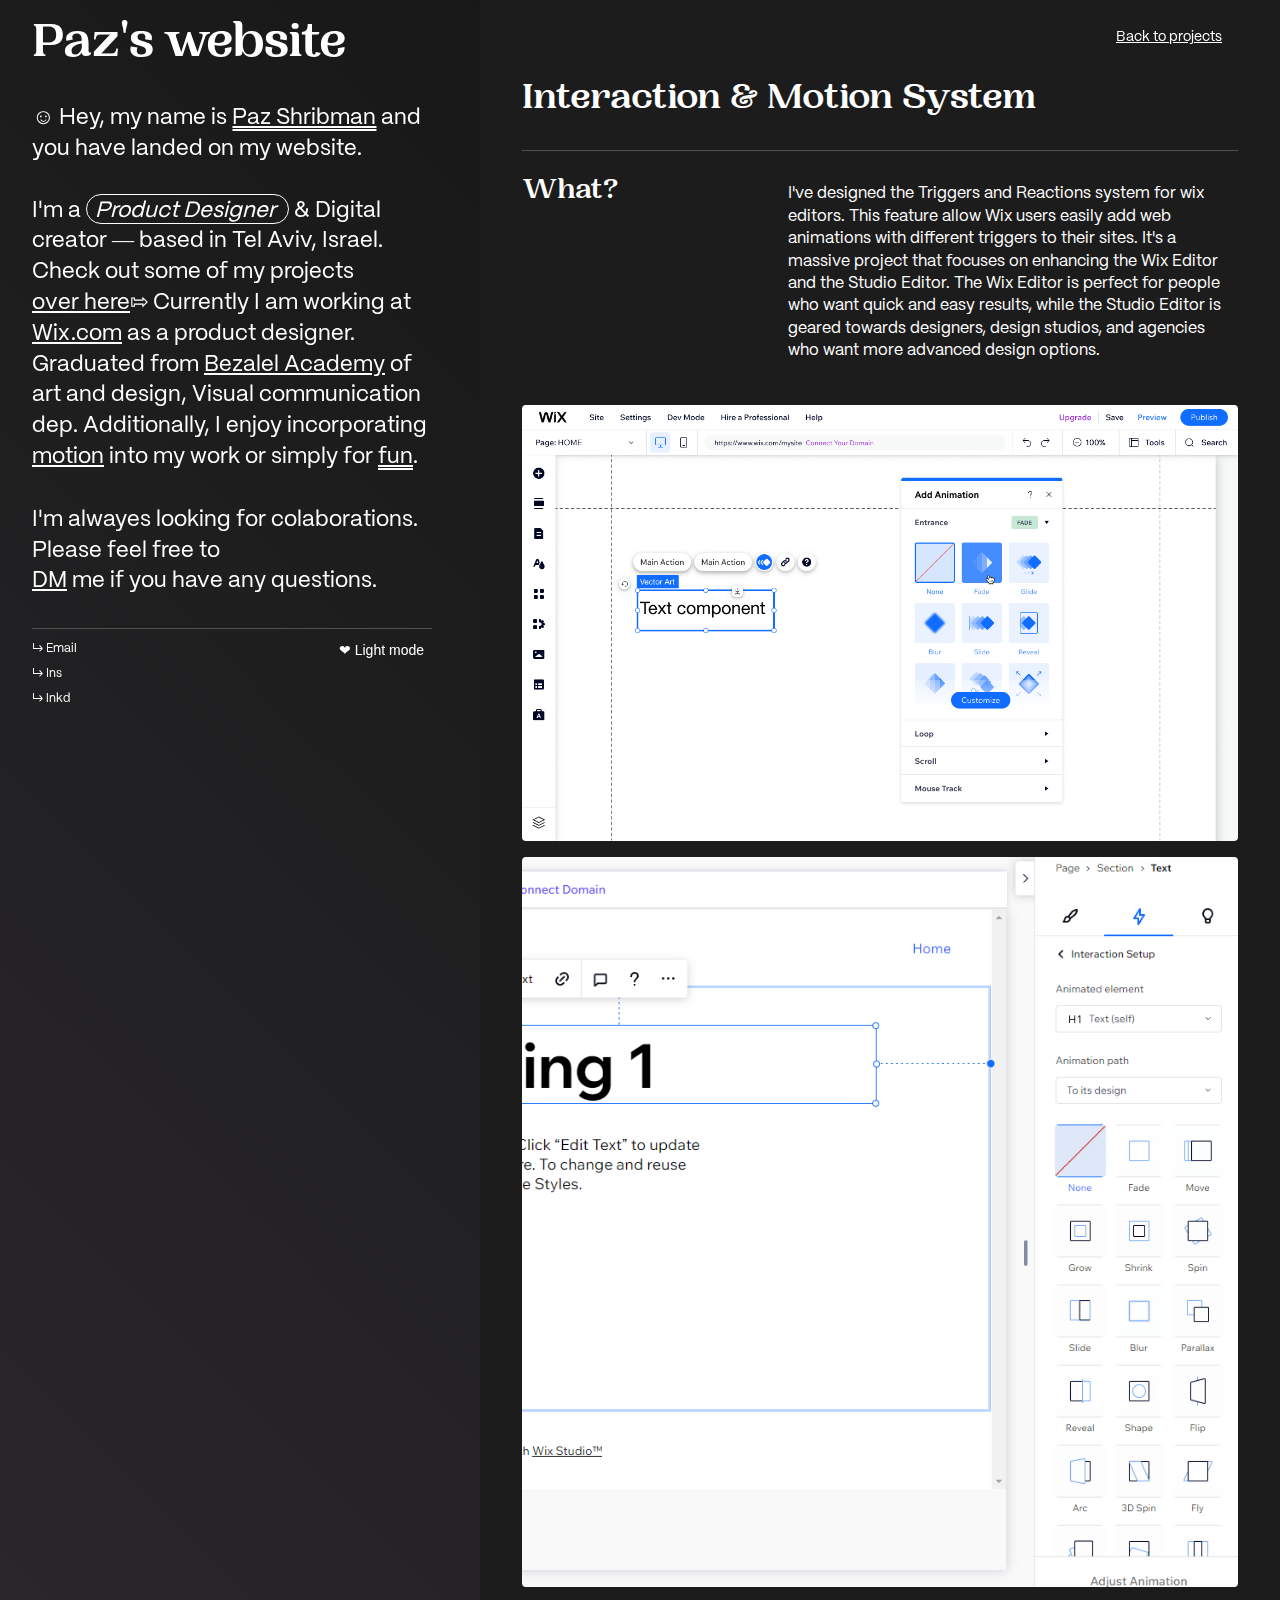
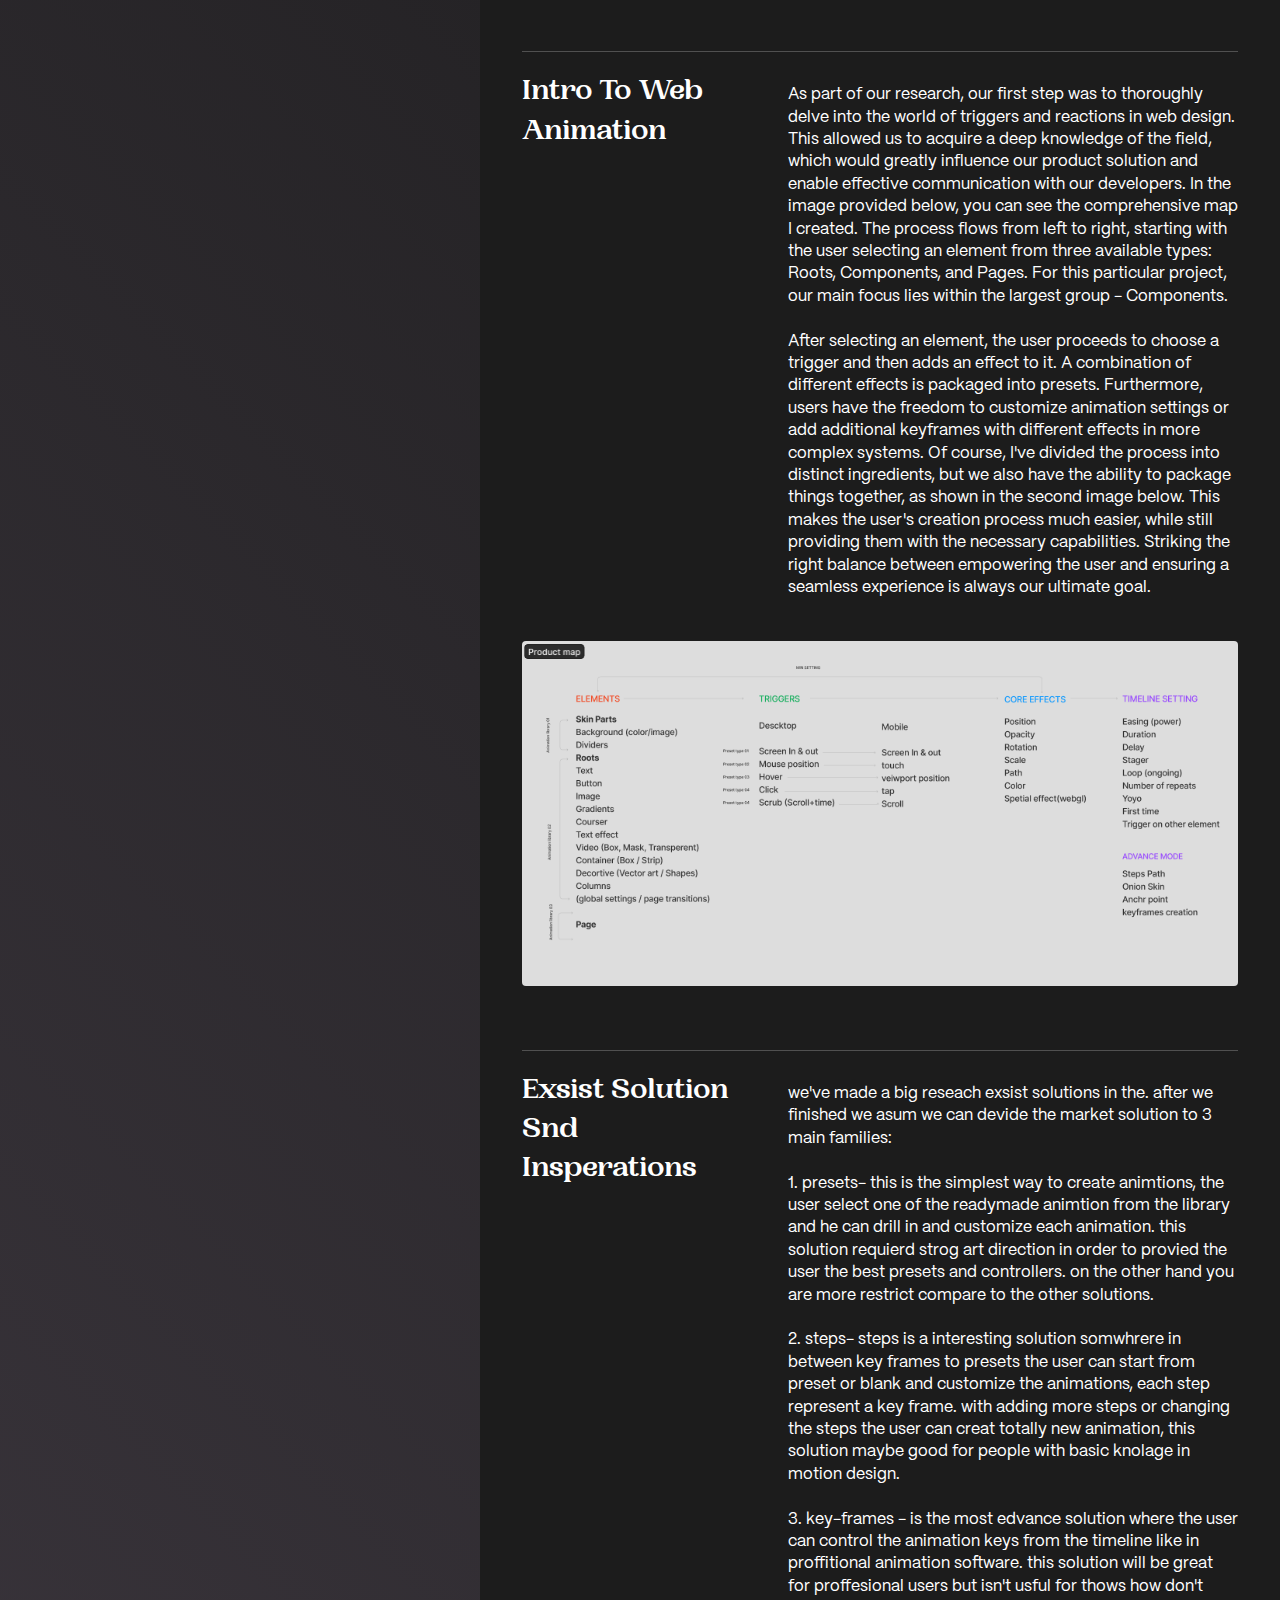
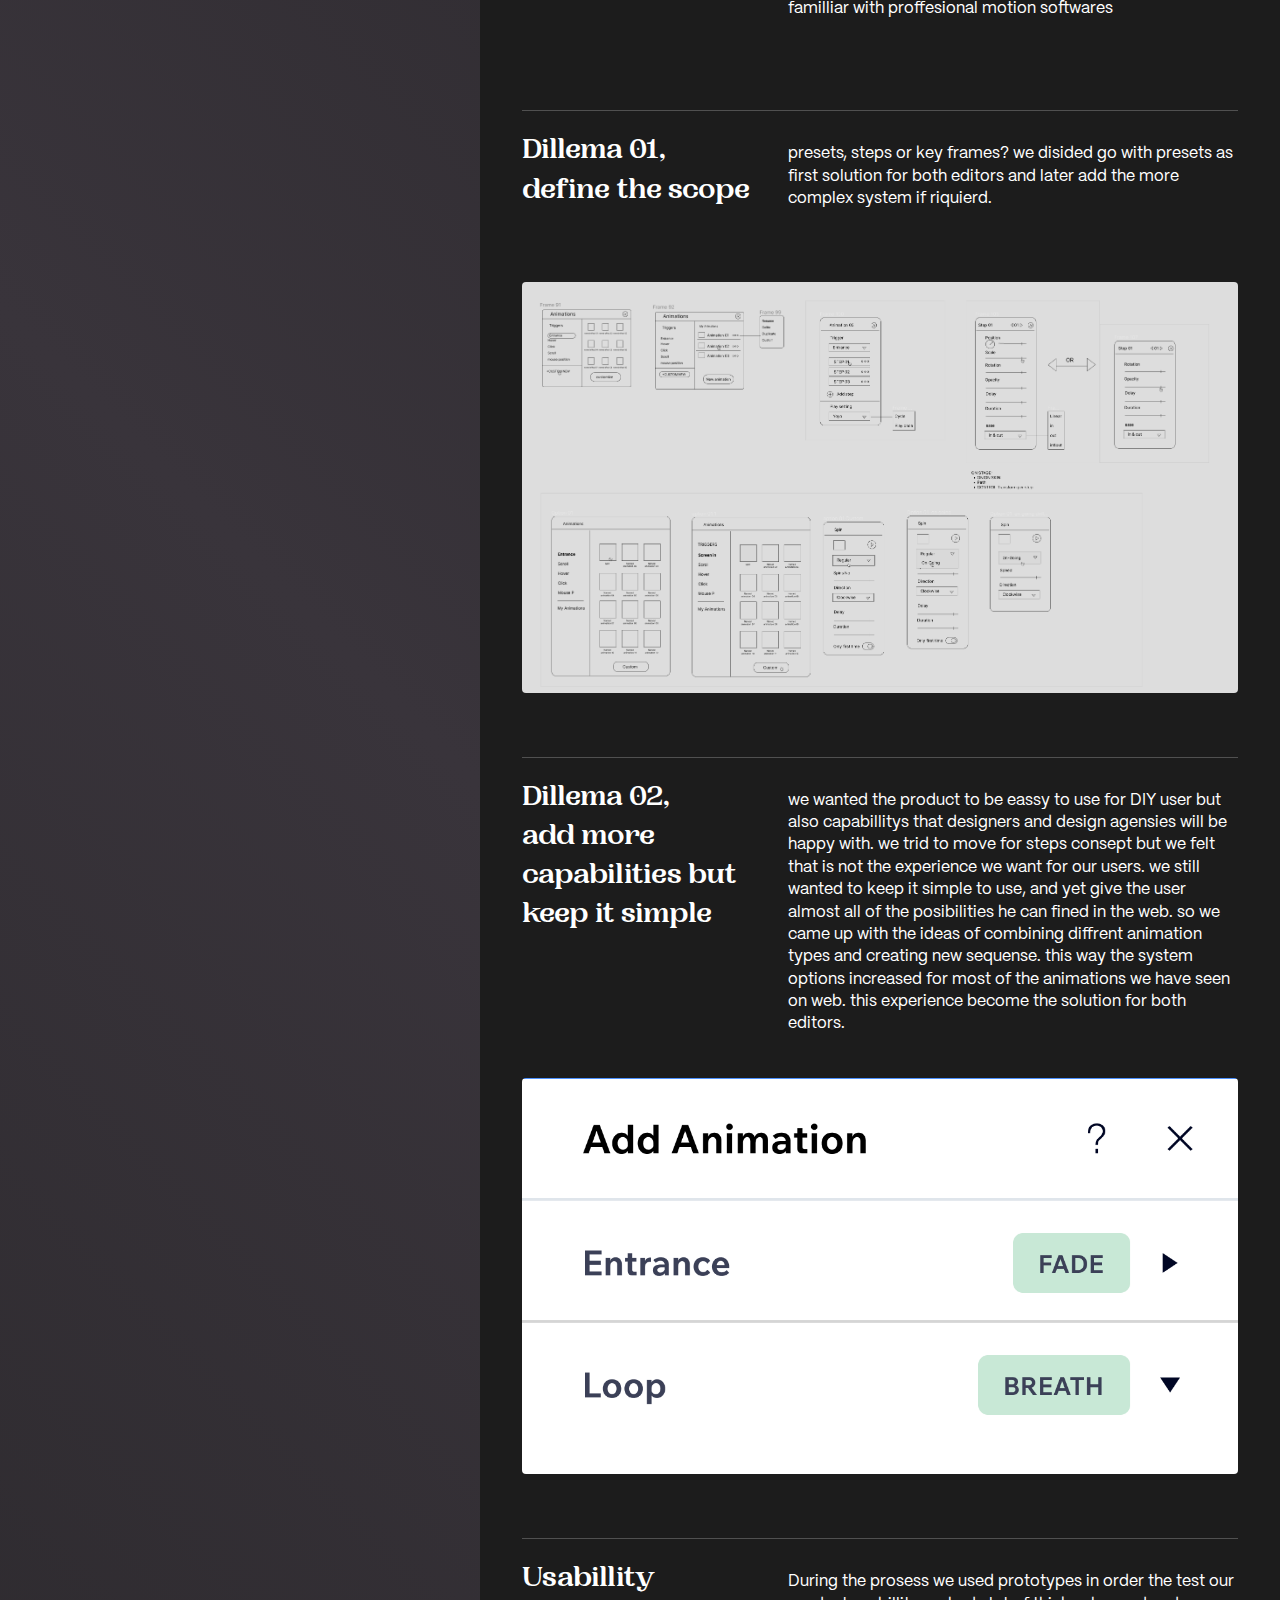
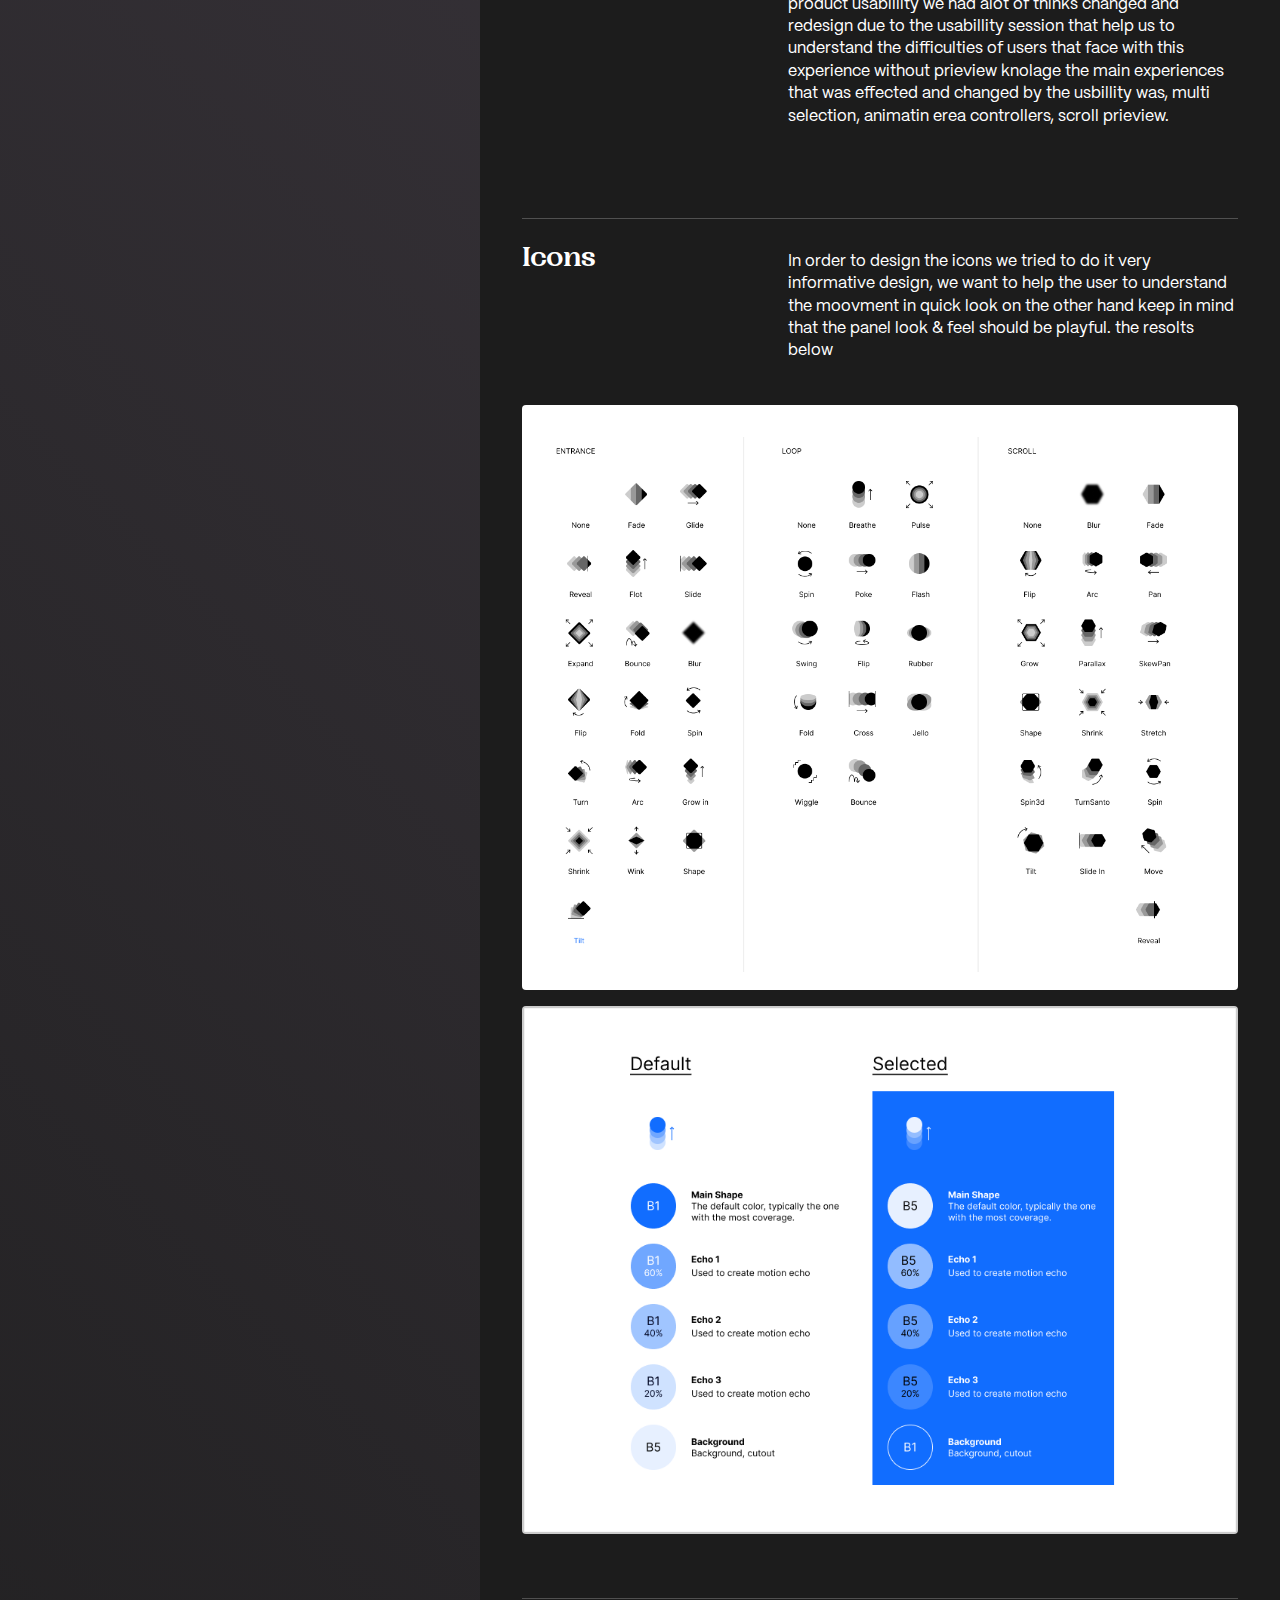
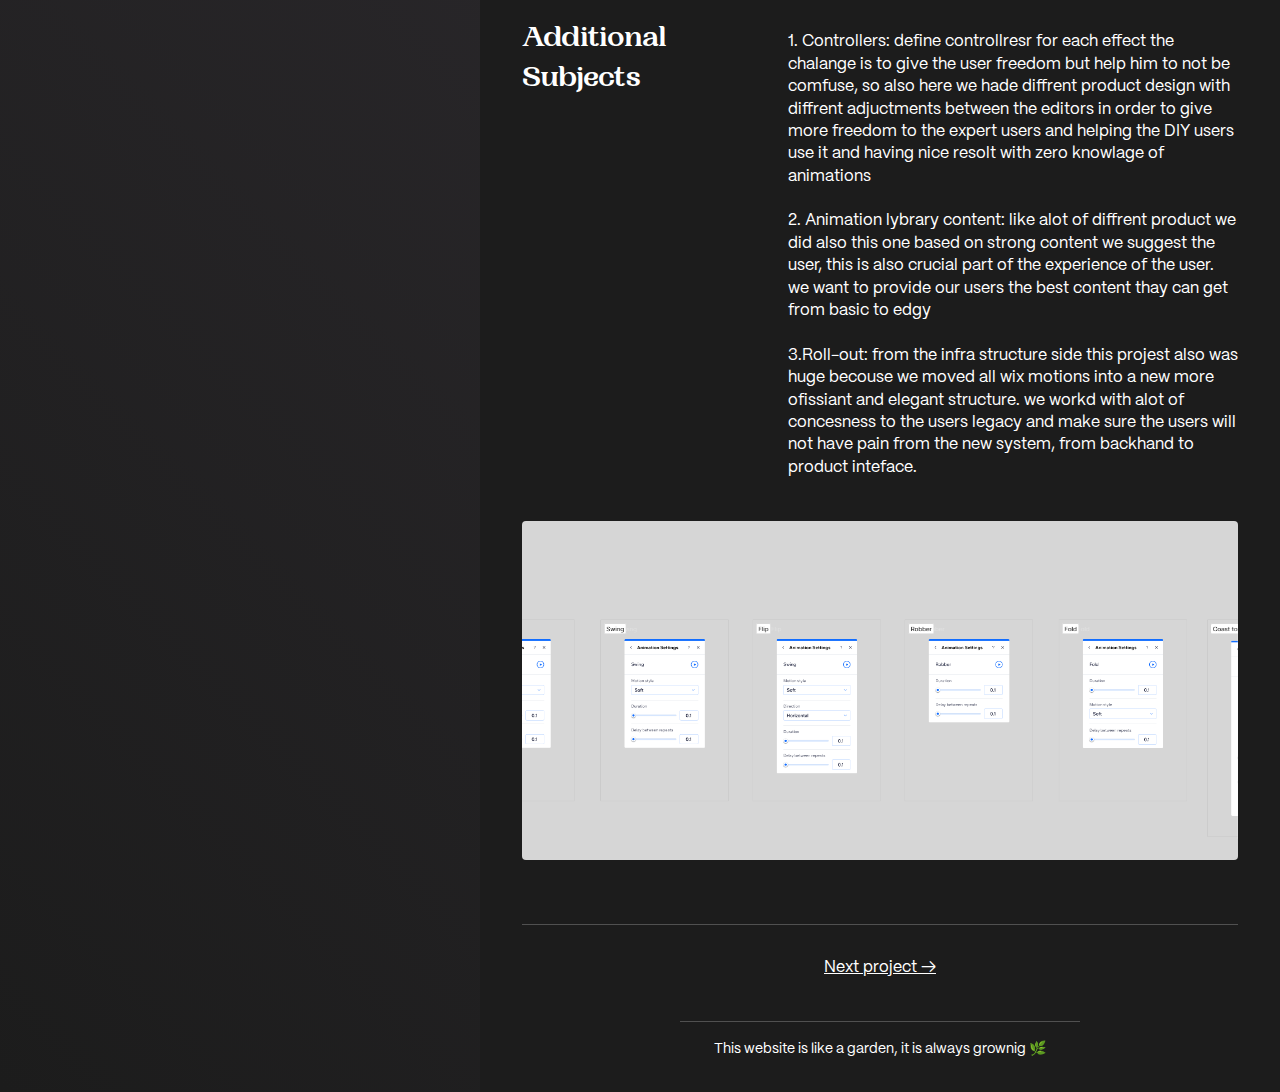
<file: Trigers&reactions.html>
<head>
  <link rel="stylesheet" href="style.css">
</head>
<meta name="viewport" content="width=device-width, initial-scale=1">


<body >
  <div class="layut">
    <section class="iner-left">
      <div class="about">
    <h1>
      Paz's website
    </h1> 
   
    <p class="hey">
      ☺ Hey, my name is <a  class="paz" >Paz&nbsp;Shribman</a> and
      you have landed on my website.<br><br> I'm a <a class="under"> Product Designer</a> & Digital creator  ―
      based in Tel Aviv, Israel. Check out some of my projects  <a href="index.html">over&nbsp;here</a>⇰
      Currently I am working at <a href="https://www.wix.com/" target="_blank">Wix.com</a> as a product designer.
      Graduated from <a href="https://www.bezalel.ac.il/en" target="_blank">Bezalel Academy</a> of art and design, Visual communication dep. 
      Additionally, I enjoy incorporating <a href="motion-design.html">motion</a> into my work or simply for <span class="dvd">fun</span>.
    </p> 
      
      <p>
      I'm alwayes looking for colaborations. Please feel free to 
      <br> <a href="mailto:SHRIBMAN10@GMAIL.COM">DM</a> me if you have any questions.
      </p>
    ​
    
    <div class="description">
      <div class="mobile-bunner">
          <p class="networks">
            <a href="mailto:SHRIBMAN10@GMAIL.COM" target="_blank" >↳ Email</a>
          
           <a href= "https://www.instagram.com/paz_shri/" target="_blank">↳ Ins</a>
          
          <a href="https://www.linkedin.com/in/paz-shribman-0b7441194/" target="_blank">↳ lnkd</a>
        </p>
            <button class="dark-mode-toggle" 
           id="dark-mode-toggle"
           area-label="dark mode toggle"
           data-text="❤ Dark mode" 
     data-text1="❤ Light mode"
           
           
           > ♡ </button>  </div> </div> 
    
    </div>
    
    </section>
    
    <section class="works-iner">
      <h2>
        Interaction & Motion System
        </h2>

        <div class="back"> <a href="index.html"> Back&nbsp;to&nbsp;projects </a></div>
    <img class="paz-img" src="paz.jpg" >

    <div class="content">
    <lu class="projects">
    
  
    <section class="work01-iner">
    

    <div class="description-iner">
      <h3>  What? </h3>

      <p class="workabout-iner"> 
        I've designed the Triggers and Reactions system for wix editors. This feature allow Wix users easily add web animations with different triggers to their sites. It's a massive project that focuses on enhancing the Wix Editor and the Studio Editor. The Wix Editor is perfect for people who want quick and easy results, while the Studio Editor is geared towards designers, design studios, and agencies who want more advanced design options.  </a>  
      </p>
    </div>

    <img src="Workspace.png" >

    <img src="Wix studio motion system.png" >

    
    </section>

    <section class="work01-iner">
    

      <div class="description-iner">
        <h3> Intro To Web Animation </h3>
        <p class="workabout-iner"> 
          As part of our research, our first step was to thoroughly delve into the world of triggers and reactions in web design. This allowed us to acquire a deep knowledge of the field, which would greatly influence our product solution and enable effective communication with our developers. In the image provided below, you can see the comprehensive map I created. The process flows from left to right, starting with the user selecting an element from three available types: Roots, Components, and Pages. For this particular project, our main focus lies within the largest group - Components. <BR><BR>

          After selecting an element, the user proceeds to choose a trigger and then adds an effect to it. A combination of different effects is packaged into presets. Furthermore, users have the freedom to customize animation settings or add additional keyframes with different effects in more complex systems. Of course, I've divided the process into distinct ingredients, but we also have the ability to package things together, as shown in the second image below. This makes the user's creation process much easier, while still providing them with the necessary capabilities. Striking the right balance between empowering the user and ensuring a seamless experience is always our ultimate goal.
        
        </p>
      </div>

      <img src="product map triggers.png" >
 
      </section>


    <section class="work01-iner">
    

      <div class="description-iner">
        <h3> Exsist Solution Snd Insperations</h3>
        <p class="workabout-iner"> 
        we've made a big reseach exsist solutions in the. after we finished
        we asum we can devide the market solution to 3 main families: <br><br> 1. presets- this is the simplest way to create animtions, the user select one of 
        the readymade animtion from the library and he can drill in and customize each animation. this solution requierd strog art direction in order to provied the user the best presets and controllers. on the other hand you are more restrict compare to the other solutions.
        <br><br> 2. steps- steps is a interesting solution somwhrere in between key frames to presets the user can start from preset or blank and customize the animations, each step represent a key frame. with adding more steps or changing the steps the user can creat totally new animation, this solution maybe good for people with basic knolage in motion design.
        <br><br> 3. key-frames - is the most edvance solution where the user can control the animation keys from the timeline like in proffitional animation software. this solution will be great for proffesional users but isn't usful for thows how don't familliar with proffesional motion softwares </a>  
        </p>
      </div>
 
      </section>

      
      <section class="work01-iner">
    

        <div class="description-iner">
          <h3> Dillema 01,<br> define the scope </h3>

          <p class="workabout-iner"> 
            presets, steps or key frames? we disided go with presets as first solution for both editors 
          and later add the more complex system if riquierd.
          
       </a>  
          </p>
        </div>
    
        <div ><img src="wireframes.png" ></div>
        
    
        
        </section>

        <section class="work01-iner">
    

          <div class="description-iner">
            <h3> Dillema 02, <br>add more capabilities but keep it simple</h3>
      
            <p class="workabout-iner"> 
            we wanted the product to be eassy to use for DIY user but also capabillitys that designers and design agensies will be happy with. we trid to move for steps consept but we felt that is not
            the experience we want for our users. we still wanted to keep it simple to use, and yet give the user almost all of the posibilities he can fined in the web.
            so we came up with the ideas of combining diffrent animation types and creating new sequense. this way the system options increased for most of the animations we have seen on web.
            this experience become the solution for both editors.
         </a>  
            </p>
          </div>
      
          <div><img src="multi.png" ></div>
          
      
          
          </section>

          
      
        <section class="work01-iner">
    

          <div class="description-iner">
            <h3>  Usabillity </h3>
      
            <p class="workabout-iner"> 
            During the prosess we used prototypes in order the test our product usabillity
            we had alot of thinks changed and redesign due to the usabillity session 
            that help us to understand the difficulties of users that face with this experience
            without prieview knolage the main experiences that was effected and changed 
            by the usbillity was, multi selection, animatin erea controllers, scroll prieview. </a>  
            </p>
          </div>

          </section>

          <section class="work01-iner">
    

            <div class="description-iner">
              <h3> Icons</h3>
        
              <p class="workabout-iner"> 
              In order to design the icons we tried to do it very informative design,
              we want to help the user to understand the moovment in quick look
              on the other hand 
              keep in mind that the panel look & feel should be playful. the resolts below
           </a>  
              </p>
            </div>
            <div><img src="icons.png" ></div>
            <div><img src="Colors.png" ></div>
            
        
            
            </section>
        
          
          <section class="work01-iner">
    

            <div class="description-iner">
              <h3> Additional Subjects</h3>
        
              <p class="workabout-iner"> 
              1. Controllers: define controllresr for each effect the chalange is to give the user freedom but 
              help him to not be comfuse, so also here we hade diffrent product design with diffrent adjuctments 
              between the editors in order to give more freedom to the expert users and helping the DIY users use it and having nice resolt with
              zero knowlage of animations 
              <br><br>2. Animation lybrary content: like alot of diffrent product we did also this one based on strong 
              content we suggest the user, this is also crucial part of the experience of the user. we want to provide our users the best content thay can get from basic to edgy
              <br><br>3.Roll-out: from the infra structure side this projest also was huge becouse we moved all 
              wix motions into a new more ofissiant and elegant structure. we workd with alot of concesness to the users legacy and 
              make sure the users will not have pain from the new system, from backhand to product inteface. <br>

           </a>  
              </p>
            </div>
        
            <div> <img src="panels.png" > </div>
            
        
            
            </section>

            <section class="work01-iner">


            <div class="next"> <a href="zigi's-needs.html"> Next&nbsp;project → </a></div>
          </section>

           
    
    
    <footer>
    <p> This website is like a garden, it is always grownig 🌿 </p>
    </footer>
    </div>
    </section>
  </body>

    
  
    <script src="jquery.js"> </script>
    <script src="main.js"> </script>
    <script src="darkmode.js"> </script>
</file>
<file: style.css>
body {
--clr-text:#ffffff;
--clr-bg:#1C1C1C;
--clr-bg-back:#1c1c1cbb;
--clr-gradient02: rgb(57, 52, 59);
--clr-gradient03: #181818;
--clr-divider: rgb(80, 80, 80);

	font-size: 22px;
	line-height:1.4;
	color:var(--clr-text);	
	font-weight: regular;
	/*font:800;*/
	font-family: ppmori;
	margin: 0%;	
}

.darkmode{
--clr-bg:#ecece9;
--clr-text:#1C1C1C;;
--clr-bg-back:#ecece9d2;;
--clr-gradient02: rgb(209, 209, 209);
--clr-gradient03: #f8fdff;
--clr-divider: rgb(197, 197, 197);
}

@font-face {
    font-family:ppmori;
    src: url(PPMori-Regular.otf) format('truetype');	
}

@font-face {
    font-family:woodland;
    src: url(PPWoodland-Bold.otf) format('truetype');	
}


p { 
color: var(--clr-text);
text-decoration: none;
margin: 0px;
padding: 0px;
}

.p2 {
	font-size: 16px;
}

a {
  color: var(--clr-text);
}

.hey {
	margin-bottom:32px;
}


h4
{font-weight: bold;}


img{
 width:650px ;
}

h1, h2 {
  font-family:woodland;
	font-size: 48px;
	font-weight: 600;
	margin-bottom:24px ;
	margin-top: 0px;
}

h3 {
	font-family:woodland;
	  font-size: 28px;
	  font-weight: 600;
  }

.layut {
	display: flex;
	
	

}

.about {
	width: 400px;
  height: 100%; /* Full-height: remove this if you want "auto" height */
  position: fixed; 
  z-index: 1; 
  top: 0; 
  left: 0;
  /*overflow-x: hidden; /*not good for vdv Disable horizontal scroll */
  padding-top: 12px;
	padding-right: 52px;
	padding-left: 32px;

	
}

.under{

	
	border-style: solid;
	border-width: 1px;
	border-radius: 50px;
	padding-top: 5px;
	padding-bottom: 2px;
	padding-left: 8px;
	padding-right: 12px;
	
	

	font-style: oblique;
	
	
	



}

.paz {
	text-decoration: underline;
	text-decoration-style:double;
}
.about::-webkit-scrollbar{
	display: none;
}

.left  {
	min-width: 450px;
	max-width: 450px;
	padding-right: 30px;
	width: 50%;
	z-index: 3;
	background-image: linear-gradient(var(--clr-bg), var(--clr-gradient02),var(--clr-gradient03) );

}

.iner-left {
	max-width: 450px;
	min-width: 450px;
	padding-right: 30px;
	width: 50%;
	z-index: 3;
	background-image: linear-gradient(45deg,var(--clr-bg), var(--clr-gradient02),var(--clr-gradient03));
	

} 
.works{
	
	width: 100%;
	background-color:var(--clr-bg);
	padding: 65px 32px 32px 32px;

	}


	.works-iner{
	
		width: 100%;
		background-color:var(--clr-bg);
		padding: 76px 42px 32px 42px;
	
		}


.dark-mode-toggle {

	max-width: 100%;
	max-width: 750px;
	text-align: right;
	margin-left: auto;
	margin-right: 0px;
	font-size: 14px;
	


}

.mobile-bunner {
	display: flex;
	width: 100%;
}

.work01-iner {

	max-width: 850px;
	text-align: left;
	margin-left: auto;
	margin-right: auto;
	margin-top: 48;
	min-width: none;

}

.work01-iner:first-child {

	max-width: 100%;
	max-width: 850px;
	text-align: left;
	margin-left: auto;
	margin-right: auto;
	margin-top: 16
	;

}

.works h2 {
	text-align:left;
	margin-bottom: 16px;
	font-size: 36px;
}

.works-iner h2 {
	max-width: 100%;
	max-width: 800px;
	text-align: left;
	margin-left: auto;
	margin-right: auto;
	font-size: 36px;
}

.projects img, video {
width: 100%;
margin-bottom: 16px;
border-radius: 4px;
}

.description {
	border-top: 1px solid var(--clr-divider);
	display: flex;
	justify-content: space-between;
	text-underline-offset:none ;
	text-align: left;
	padding-top: 12px;
	font-size: 16px;
	padding-bottom:18PX ;

}

.zigi {
  position: relative;
  overflow: hidden;
  width: 100%;
}

.description-iner {
	border-top: 1px solid var(--clr-divider);
	display: flex;
	text-align: left;
	padding-top: 32px;
	font-size: 16px;
	padding-bottom: 42px;
	min-width: none;	
}

.description-menu {
	border-top: 1px solid var(--clr-divider);
	display: flex;
	text-align: left;
	padding-top: 32px;
	font-size: 16px;
	padding-bottom: 8px;
	min-width: none;	
}

.description-iner h3 {
	margin-top: -10px;
	width: 240px;
}

.iner-title h3 {
	margin-top: -10px;
	width: 240px;
}


.description a{
	display: block;
	font-size: 12px;
	margin-bottom: 8px;
	text-decoration: none;
	
}
.description a:hover{
	text-decoration: underline;
}

.workabout{
max-width: 300px;

}

.workabout-iner{
	max-width: 450px;
	margin-left: 32px;
	text-align: left;
	left: 0;
	line-height: 1.4;
	
	}

.dark-mode-toggle{
	height: auto;
	padding-left : 8px;
	padding-right : 8px;
	padding-bottom : 50% ;
	border-radius: 4px;
	font-size: 14px;
	background: rgba(0, 0, 0, 0);
	color: var(--clr-text);
	box-sizing: 0px;
	border: none;


}

.dark-mode-toggle:hover {
	cursor:pointer;
	}

.paz-img {
	position: fixed;
	top: 50%;
	left: 66%;
	z-index: 4;
	width: 450px;
	border-radius: 6px;
	transform: translate(-50%, -50%);
display: none; 
border-style: solid;
border-color: var(--clr-divider);
	
	}

.works :first-child {
	margin-top: 0px;
}

.work01 {
	margin-top: 60px;
	max-width: 900px;
	margin-left: auto;
	margin-right: auto;
}

.pixels{
	max-width: 600px;
}

.idle{
	max-width: 500px;
}

footer {
margin-top: 50px;
border-top: solid 1px var(--clr-divider);
padding-top: 16px;
max-width: 400px;
min-width: 200px;
margin: 42px auto auto auto;
}

footer p{
	padding-top: 2px;
font-size: 14px;
text-align: center;

}

.back {
	position: fixed;
	top: 24;
	right: 50;
	font-size: 14px;
	padding: 4px 8px 4px 8px ;
	border-radius: 2px;
	background-color: var(--clr-bg-back);
	
	
	

}

.next {
	border-top: 1px solid var(--clr-divider);
	margin-left: auto;
	margin-right: auto;
	display: block;
	text-align: center;
	padding-top: 32px;
	font-size: 16px;
	min-width: none;	
}


@media (max-width: 1100px) {

	.hey{
		margin-bottom: 16px;
	}


.layut {
	display:block;
	width: none;
	height: none;
}

.left  {
	max-width: none;
	min-width: 0px;
	width: auto;
	height: auto;
	z-index: 3;
	padding-right: 0px;
	
}

.iner-left  {
	max-width: none;
	min-width: 0px;
	width: 0%;
	height: 0%;
	z-index: 3;
	
}

.about {
	position: relative;
	width: 100%;
	max-width: 550px;
	min-width: 0%;
	margin-left: auto;
	margin-right: auto;
	text-align: center;
	padding-right: 0px;
	padding-left: 0px;
	height: 100vh;
	padding-top: 24px;
        overflow: scroll;
		line-height: 1.5;

	
	
}
.about p{
	font-size: 24px;
	text-align: center;
	padding-right: 16px;
	padding-left: 16px;
	
}

.social {
	position: fixed;
}

h1 {
font-size: 28px;
}

.works h2,h3 {
	text-align:left;
	margin-bottom: 16px;
	font-size: 22px;
}

.work01{
	padding-right: 16px;
	padding-left: 16px;

}
.works {
	width: 100%;
	background-color:var(--clr-bg);
	padding: 60px 0px 30px 0px;
	

	}

	.workabout {
		margin-right: 6px;
	font-size: 14px;
	margin-bottom: 12px;
}

.networks {
	padding-bottom: 28px;
	text-align: left !important; 
	padding: 0px !important;
	
}

h1
{
margin-bottom:8px ;

}

.works-iner{
	
	width: 100%;
	background-color: var(--clr-bg);
	padding: 24px 0px 30px 0px;


	}

	.work01-iner{
		padding-right: 16px;
		padding-left: 16px;
		margin-top: 12px;
		
	
	}

	.works-iner h2{
		padding-right: 8px;
		padding-left: 8px;
		text-align: center;
		font-size: 32px;
		padding-top: 16px;
	
	}

	.mobile-bunner {
		display: flex;

	}

	.description {
		border-top: 1px solid var(--clr-divider);
		display: block;
		justify-content: center;
		text-align: left;
		font-size: 16px;
		margin-left: 16px;
		margin-right: 16px;
		padding-bottom: 0PX;
	
	}


.description-iner {
	border-top: 1px solid var(--clr-divider);
	display: block;
	text-align: center;
	padding-top: 12px;
	margin-left: auto;
	margin-right: auto;
	font-size: 16px;
}

.description-menu {
	
	display: block;
	text-align: center;
	padding-bottom: 12px;
	margin-left: auto;
	margin-right: auto;
	font-size: 16px;
}


.description-iner h3 {
	margin-top:12px;
	margin-bottom: 8px;
	text-align: center;
	width: auto;
	
}

.iner-title h3 {
	margin-top:12px;
	margin-bottom: 8px;
	text-align: center;
	width: auto;
	
}

.back {
	position: fixed;
	top: auto;
	bottom: 6px;
	left: 50%;
	max-width: 108px;
	min-width: 108px;
transform: translate(-50%, -50%);
	font-size: 14px;
	padding: 4px 8px 4px 8px ;
	border-radius: 2px;
	background-color: var(--clr-bg-back);
	

}

.workabout-iner{
	font-size: 14px;
	text-align: center;
	width: 98%;
	margin-left: auto;
	margin-right: auto;
	}


	.next {
		border-top: 1px solid var(--clr-divider);
		margin-left: auto;
		margin-right: auto;
		display: block;
		text-align: center;
		padding-top: 32px;
		font-size: 14px;
		min-width: none;	
	}

	


footer{
	width:90%;
	max-width: none;
}

.paz-img {
	position: fixed;
	top: 50%;
	left: 50%;
	z-index: 4;
	width: 200px;
	border-radius: 6px;
	transform: translate(-50%, -50%);
display: none; 
border-style: solid;
border-color: #ffffff6b;
	
	}

}

@media (max-width: 550px) {

	.about {
		position: relative;
		width: 100%;
		max-width: 400px;
		min-width: 0%;
		margin-left: auto;
		margin-right: auto;
		text-align: center;
		padding-right: 0px;
		padding-left: 0px;
		height: 100vh;
		padding-top: 24px;
		overflow: scroll;
		line-height: 1.5;
		
		
	}
	.about p{
		font-size: 17px;
		text-align: center;
		padding-right: 16px;
		padding-left: 16px;
		
	}

}
.dvd {
	text-decoration: underline;;
	text-decoration-style: double;
}
.dvd-animation {
	position: absolute;
	animation: 
		moveHorizontal 4s alternate infinite linear,
		moveVertical 5s alternate infinite linear;
	z-index: 10;
	color: #d0ff00;
	font-weight: bold !important;
}

@keyframes moveHorizontal {
	0% {
		left: 0; 
	}

	100% {
		left: calc(100% - 27px);
		transform: rotate(360deg);
		color: #7bff00;
	}
}

@keyframes moveVertical {
	0% {
		top: 0; 
	}
	100% {
		top: calc(100vh - 20px);
	}
}
</file>
